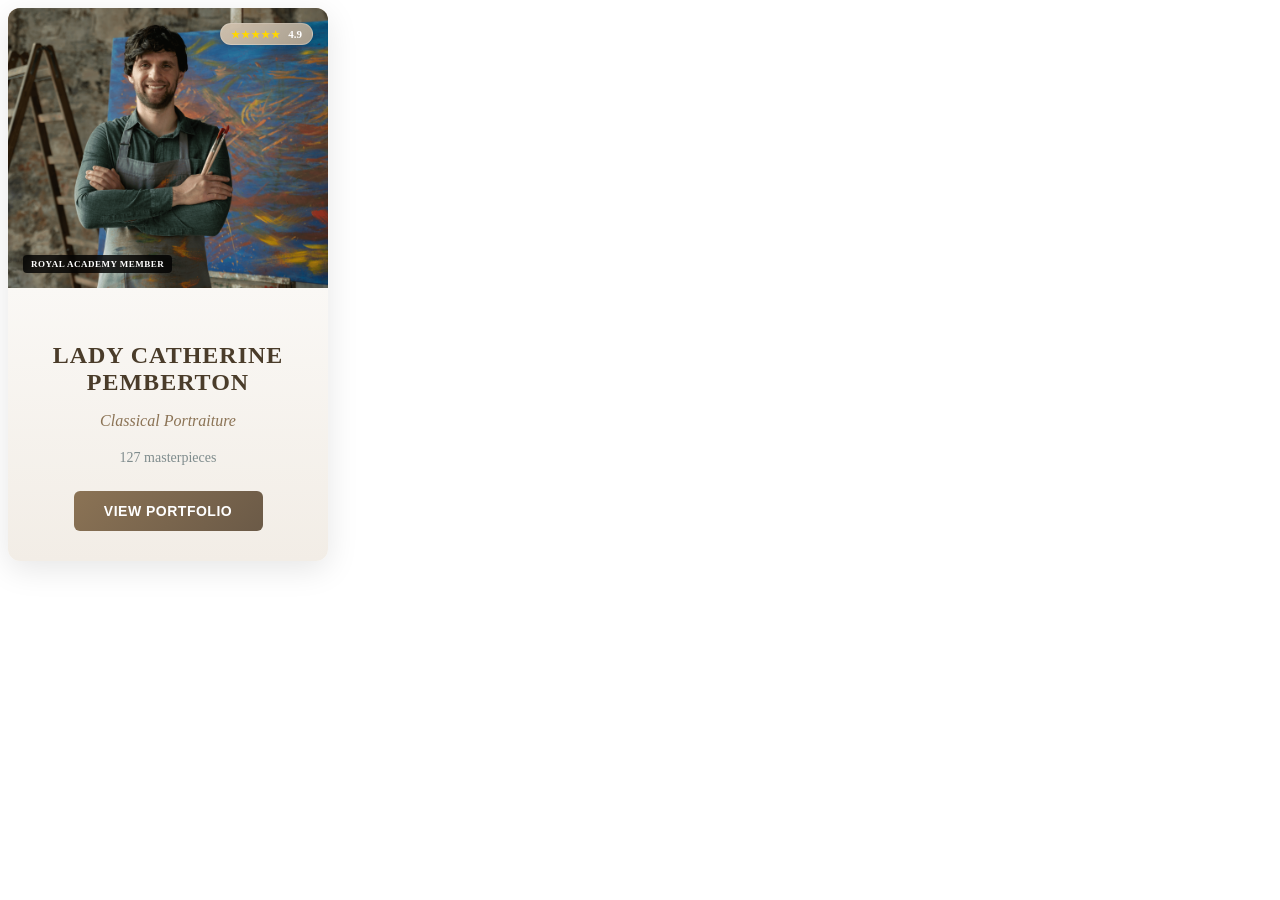
<file: components/Artist Card/index.html>
<!DOCTYPE html>
<html lang="en">
<head>
    <meta charset="UTF-8">
    <meta name="viewport" content="width=device-width, initial-scale=1.0">
    <title>Animated Profile Card</title>
    <link rel="stylesheet" href="./style.css">
</head>
<body>
    <div class="profile-card">
        <div class="profile-header">
            <img src="./image.png" alt="Artist Photo" class="profile-image">
            <div class="rating-badge">
                <div class="stars-container">
                    <span class="star">★</span>
                    <span class="star">★</span>
                    <span class="star">★</span>
                    <span class="star">★</span>
                    <span class="star">★</span>
                </div>
                <span class="rating-text">4.9</span>
            </div>
            <div class="academy-badge">
                Royal Academy Member
            </div>
        </div>
        
        <div class="profile-content">
            <h3 class="profile-name">Lady Catherine<br>Pemberton</h3>
            <p class="profile-specialty">Classical Portraiture</p>
            
            <div class="profile-stats">
                <span class="masterpieces-count">127 masterpieces</span>
            </div>
            
            <button class="view-portfolio-btn">View Portfolio</button>
        </div>
    </div>
</body>
</html>
</file>
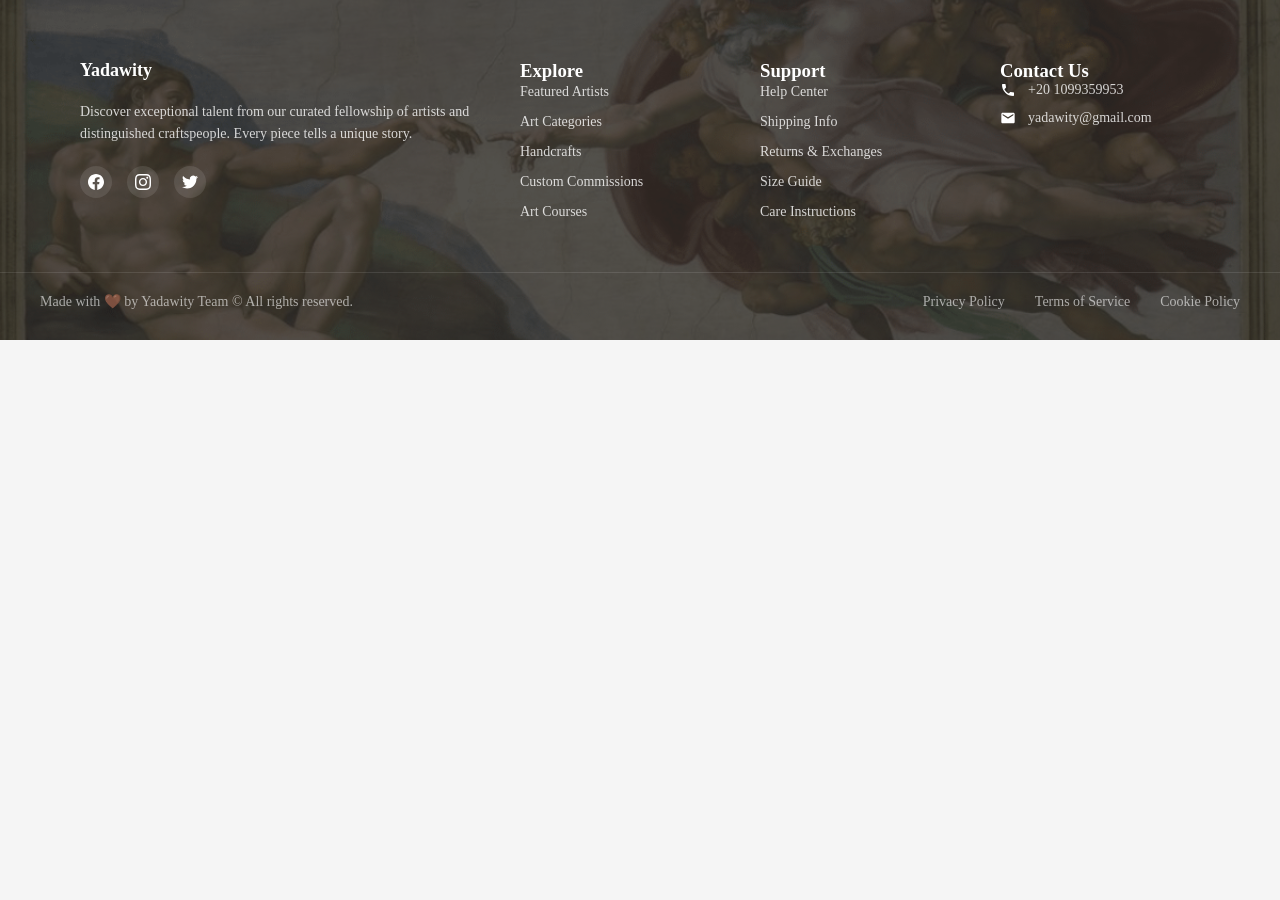
<file: components/Footer/index.html>
<!DOCTYPE html>
<html lang="en">
<head>
    <meta charset="UTF-8">
    <meta name="viewport" content="width=device-width, initial-scale=1.0">
    <title>Artisan Marketplace Footer</title>
    <style>
        * {
            margin: 0;
            padding: 0;
            box-sizing: border-box;
        }

        body {
            font-family: "Playfair Display", serif;
            background-color: #f5f5f5;
            margin: 0;
            padding: 0;
        }

        .footer {
            position: relative;
            background-image:url(../../image/fb0e872e-e7a1-4c35-9eff-5bca0ce50d34.png);
            background-size: cover;
            background-position: center;
            background-repeat: no-repeat;
            color: white;
            padding: 60px 0 30px;
            width: 100%;
        }

        .footer::before {
            content: '';
            position: absolute;
            top: 0;
            left: 0;
            right: 0;
            bottom: 0;
            background-color: rgba(40, 39, 39, 0.8);
            z-index: 1;
        }

        .footer-content,
        .footer-bottom {
            position: relative;
            z-index: 2;
        }

        .footer-content {
            display: grid;
            grid-template-columns: 2fr 1fr 1fr 1fr;
            gap: 40px;
            max-width: 1200px;
            margin: 0 auto;
            padding: 0 40px;
        }

        .footer-section h2{
            font-size: 18px;
            font-weight: 600;
            margin-bottom: 20px;
            color: white;
        }

        .footer-section p {
            font-size: 14px;
            line-height: 1.6;
            color: rgba(255, 255, 255, 0.8);
            margin-bottom: 20px;
        }

        .footer-section ul {
            list-style: none;
        }

        .footer-section ul li {
            margin-bottom: 12px;
        }

        .footer-section ul li a {
            color: rgba(255, 255, 255, 0.8);
            text-decoration: none;
            font-size: 14px;
            transition: color 0.3s ease;
        }

        .footer-section ul li a:hover {
            color: white;
        }

        .social-links {
            display: flex;
            gap: 15px;
            margin-top: 10px;
        }

        .social-links a {
            width: 32px;
            height: 32px;
            background: rgba(255, 255, 255, 0.1);
            border-radius: 50%;
            display: flex;
            align-items: center;
            justify-content: center;
            color: white;
            text-decoration: none;
            font-size: 16px;
            transition: background 0.3s ease;
            position: relative;
        }

        .social-links a svg {
            width: 16px;
            height: 16px;
            fill: currentColor;
        }

        .social-links a:hover {
            background: rgba(255, 255, 255, 0.2);
        }

        .contact-info {
            display: flex;
            flex-direction: column;
            gap: 12px;
        }

        .contact-item {
            display: flex;
            align-items: center;
            gap: 12px;
            font-size: 14px;
            color: rgba(255, 255, 255, 0.8);
        }

        .contact-icon {
            width: 16px;
            height: 16px;
            color: white;
            display: flex;
            align-items: center;
            justify-content: center;
        }

        .contact-icon svg {
            width: 16px;
            height: 16px;
            fill: currentColor;
        }

        .footer-bottom {
            border-top: 1px solid rgba(255, 255, 255, 0.1);
            margin-top: 40px;
            padding-top: 20px;
            display: flex;
            justify-content: space-between;
            align-items: center;
            flex-wrap: wrap;
            gap: 20px;
            padding-left: 40px;
            padding-right: 40px;
        }

        .footer-bottom p {
            font-size: 14px;
            color: rgba(255, 255, 255, 0.6);
        }

        .footer-links {
            display: flex;
            gap: 30px;
        }

        .footer-links a {
            color: rgba(255, 255, 255, 0.6);
            text-decoration: none;
            font-size: 14px;
            transition: color 0.3s ease;
        }

        .footer-links a:hover {
            color: white;
        }

        @media (max-width: 768px) {
            .footer-content {
                grid-template-columns: 1fr;
                gap: 30px;
                padding: 0 20px;
            }

            .footer-bottom {
                flex-direction: column;
                text-align: center;
                padding-left: 20px;
                padding-right: 20px;
            }

            .footer-links {
                flex-direction: column;
                gap: 15px;
            }
        }
    </style>
</head>
<body>
    <footer class="footer">
        <div class="footer-content">
            <div class="footer-section">
                <h2>Yadawity</h2>
                <p>Discover exceptional talent from our curated fellowship of  artists and distinguished craftspeople. Every piece tells a unique story.</p>
                <div class="social-links">
                    <a href="#" aria-label="Facebook">
                        <svg viewBox="0 0 24 24">
                            <path d="M24 12.073c0-6.627-5.373-12-12-12s-12 5.373-12 12c0 5.99 4.388 10.954 10.125 11.854v-8.385H7.078v-3.47h3.047V9.43c0-3.007 1.792-4.669 4.533-4.669 1.312 0 2.686.235 2.686.235v2.953H15.83c-1.491 0-1.956.925-1.956 1.874v2.25h3.328l-.532 3.47h-2.796v8.385C19.612 23.027 24 18.062 24 12.073z"/>
                        </svg>
                    </a>
                    <a href="#" aria-label="Instagram">
                        <svg viewBox="0 0 24 24">
                            <path d="M12 2.163c3.204 0 3.584.012 4.85.07 3.252.148 4.771 1.691 4.919 4.919.058 1.265.069 1.645.069 4.849 0 3.205-.012 3.584-.069 4.849-.149 3.225-1.664 4.771-4.919 4.919-1.266.058-1.644.07-4.85.07-3.204 0-3.584-.012-4.849-.07-3.26-.149-4.771-1.699-4.919-4.92-.058-1.265-.07-1.644-.07-4.849 0-3.204.013-3.583.07-4.849.149-3.227 1.664-4.771 4.919-4.919 1.266-.057 1.645-.069 4.849-.069zm0-2.163c-3.259 0-3.667.014-4.947.072-4.358.2-6.78 2.618-6.98 6.98-.059 1.281-.073 1.689-.073 4.948 0 3.259.014 3.668.072 4.948.2 4.358 2.618 6.78 6.98 6.98 1.281.058 1.689.072 4.948.072 3.259 0 3.668-.014 4.948-.072 4.354-.2 6.782-2.618 6.979-6.98.059-1.28.073-1.689.073-4.948 0-3.259-.014-3.667-.072-4.947-.196-4.354-2.617-6.78-6.979-6.98-1.281-.059-1.69-.073-4.949-.073zm0 5.838c-3.403 0-6.162 2.759-6.162 6.162s2.759 6.163 6.162 6.163 6.162-2.759 6.162-6.163c0-3.403-2.759-6.162-6.162-6.162zm0 10.162c-2.209 0-4-1.79-4-4 0-2.209 1.791-4 4-4s4 1.791 4 4c0 2.21-1.791 4-4 4zm6.406-11.845c-.796 0-1.441.645-1.441 1.44s.645 1.44 1.441 1.44c.795 0 1.439-.645 1.439-1.44s-.644-1.44-1.439-1.44z"/>
                        </svg>
                    </a>
                    <a href="#" aria-label="Twitter">
                        <svg viewBox="0 0 24 24">
                            <path d="M23.953 4.57a10 10 0 01-2.825.775 4.958 4.958 0 002.163-2.723c-.951.555-2.005.959-3.127 1.184a4.92 4.92 0 00-8.384 4.482C7.69 8.095 4.067 6.13 1.64 3.162a4.822 4.822 0 00-.666 2.475c0 1.71.87 3.213 2.188 4.096a4.904 4.904 0 01-2.228-.616v.06a4.923 4.923 0 003.946 4.827 4.996 4.996 0 01-2.212.085 4.936 4.936 0 004.604 3.417 9.867 9.867 0 01-6.102 2.105c-.39 0-.779-.023-1.17-.067a13.995 13.995 0 007.557 2.209c9.053 0 13.998-7.496 13.998-13.985 0-.21 0-.42-.015-.63A9.935 9.935 0 0024 4.59z"/>
                        </svg>
                    </a>
                </div>
            </div>

            <div class="footer-section">
                <h3>Explore</h3>
                <ul>
                    <li><a href="#">Featured Artists</a></li>
                    <li><a href="#">Art Categories</a></li>
                    <li><a href="#">Handcrafts</a></li>
                    <li><a href="#">Custom Commissions</a></li>
                    <li><a href="#">Art Courses</a></li>
                </ul>
            </div>

            <div class="footer-section">
                <h3>Support</h3>
                <ul>
                    <li><a href="#">Help Center</a></li>
                    <li><a href="#">Shipping Info</a></li>
                    <li><a href="#">Returns & Exchanges</a></li>
                    <li><a href="#">Size Guide</a></li>
                    <li><a href="#">Care Instructions</a></li>
                </ul>
            </div>

            <div class="footer-section">
                <h3>Contact Us</h3>
                <div class="contact-info">
                    <div class="contact-item">
                        <span class="contact-icon">
                            <svg viewBox="0 0 24 24">
                                <path d="M6.62 10.79c1.44 2.83 3.76 5.14 6.59 6.59l2.2-2.2c.27-.27.67-.36 1.02-.24 1.12.37 2.33.57 3.57.57.55 0 1 .45 1 1V20c0 .55-.45 1-1 1-9.39 0-17-7.61-17-17 0-.55.45-1 1-1h3.5c.55 0 1 .45 1 1 0 1.25.2 2.45.57 3.57.11.35.03.74-.25 1.02l-2.2 2.2z"/>
                            </svg>
                        </span>
                        <span>+20 1099359953</span>
                    </div>
                    <div class="contact-item">
                        <span class="contact-icon">
                            <svg viewBox="0 0 24 24">
                                <path d="M20 4H4c-1.1 0-1.99.9-1.99 2L2 18c0 1.1.9 2 2 2h16c1.1 0 2-.9 2-2V6c0-1.1-.9-2-2-2zm0 4l-8 5-8-5V6l8 5 8-5v2z"/>
                            </svg>
                        </span>
                        <span>yadawity@gmail.com</span>
                    </div>
                </div>
            </div>
        </div>

        <div class="footer-bottom">
            <p>Made with 🤎 by Yadawity Team © All rights reserved.</p>
            <div class="footer-links">
                <a href="#">Privacy Policy</a>
                <a href="#">Terms of Service</a>
                <a href="#">Cookie Policy</a>
            </div>
        </div>
    </footer>
</body>
</html>
</file>
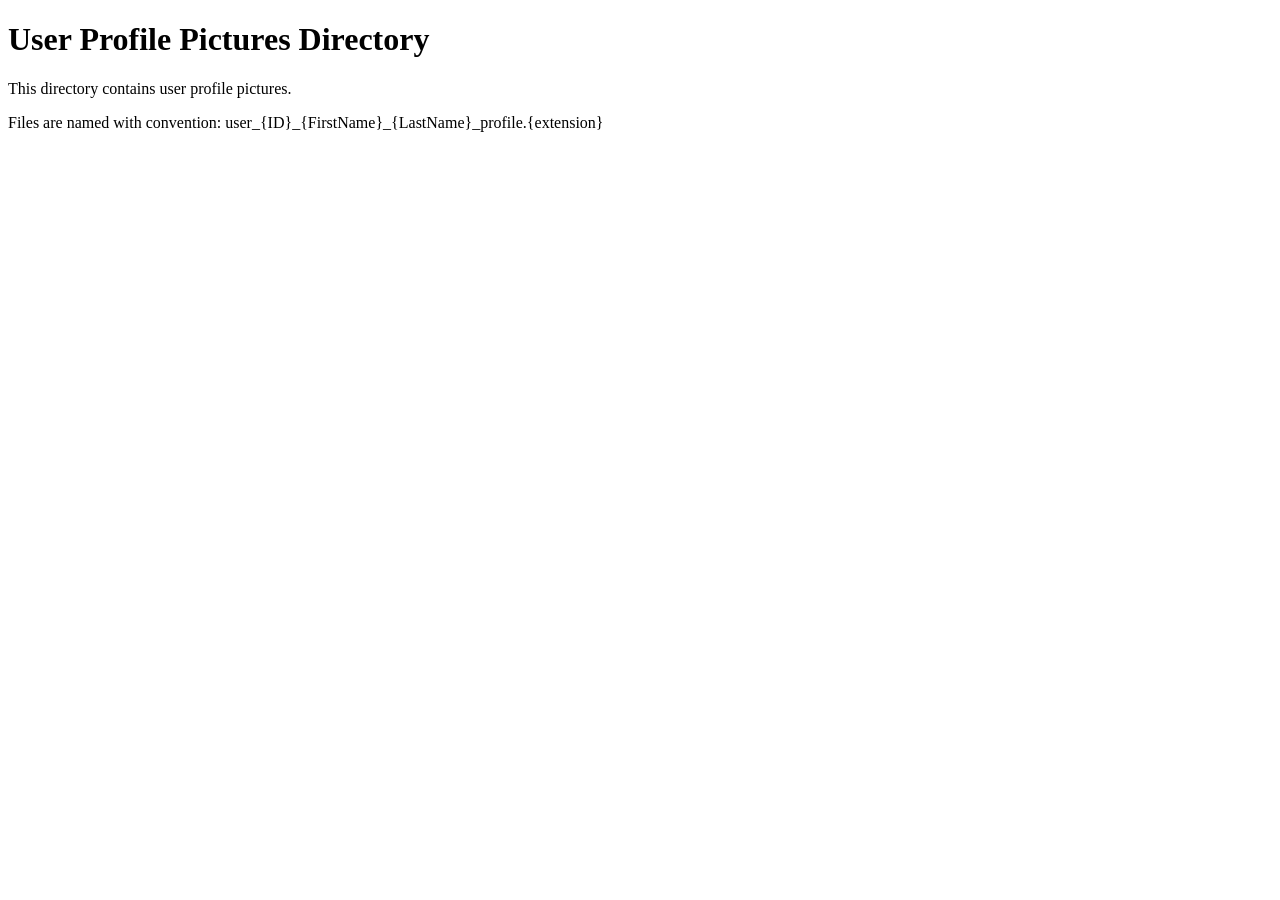
<file: uploads/user_profile_picture/index.html>
<!DOCTYPE html>
<html>
<head>
    <title>User Profile Pictures</title>
</head>
<body>
    <h1>User Profile Pictures Directory</h1>
    <p>This directory contains user profile pictures.</p>
    <p>Files are named with convention: user_{ID}_{FirstName}_{LastName}_profile.{extension}</p>
</body>
</html>
</file>
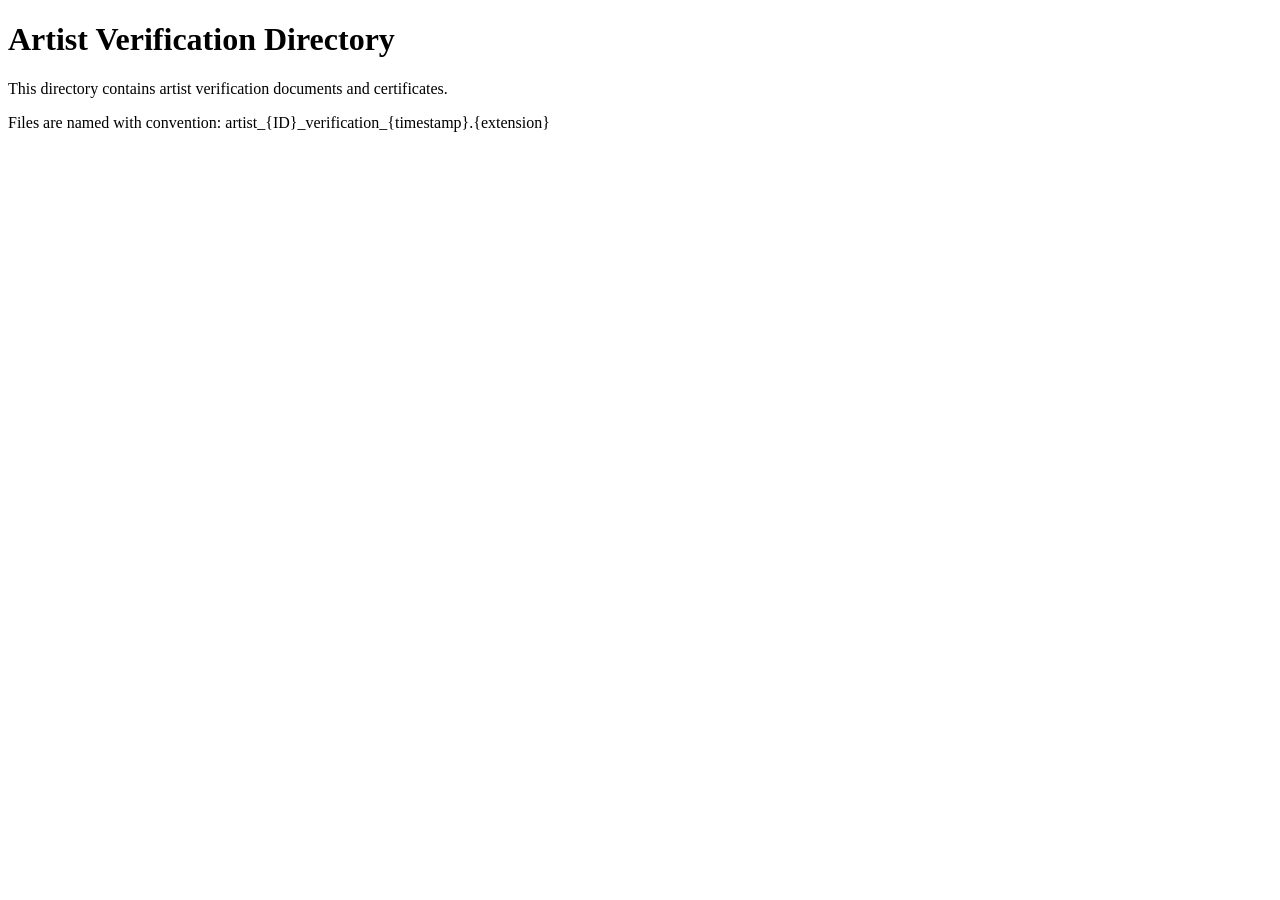
<file: uploads/verification/index.html>
<!DOCTYPE html>
<html>
<head>
    <title>Artist Verification Documents</title>
</head>
<body>
    <h1>Artist Verification Directory</h1>
    <p>This directory contains artist verification documents and certificates.</p>
    <p>Files are named with convention: artist_{ID}_verification_{timestamp}.{extension}</p>
</body>
</html>
</file>
<file: components/Artist Card/style.css>
.profile-card {
    background: #ffffff;
    border-radius: 12px;
    box-shadow: 0 8px 32px rgba(0, 0, 0, 0.1);
    overflow: hidden;
    width: 320px;
    position: relative;
    transition: transform 0.3s ease, box-shadow 0.3s ease;
    animation: slideUp 0.8s ease-out;
}

.profile-card:hover {
    transform: translateY(-5px);
    box-shadow: 0 12px 48px rgba(0, 0, 0, 0.15);
}

@keyframes slideUp {
    from {
        opacity: 0;
        transform: translateY(30px);
    }
    to {
        opacity: 1;
        transform: translateY(0);
    }
}

.profile-header {
    position: relative;
    height: 280px;
    background: linear-gradient(135deg, #d4c4b0 0%, #b8a690 100%);
    overflow: hidden;
}

.profile-image {
    width: 100%;
    height: 100%;
    object-fit: cover;
    object-position: center;
    transition: transform 0.3s ease;
}

.profile-card:hover .profile-image {
    transform: scale(1.05);
}

.rating-badge {
    position: absolute;
    top: 15px;
    right: 15px;
    background: linear-gradient(135deg, rgba(212, 196, 176, 0.95) 0%, rgba(184, 166, 144, 0.90) 100%);
    padding: 4px 10px;
    border-radius: 20px;
    display: flex;
    align-items: center;
    gap: 6px;
    font-size: 11px;
    font-weight: bold;
    color: white;
    animation: fadeInRight 1s ease-out 0.5s both;
    backdrop-filter: blur(10px);
    border: 1px solid rgba(255, 255, 255, 0.2);
    box-shadow: 0 2px 8px rgba(0, 0, 0, 0.1);
    transition: all 0.3s ease;
}

.rating-badge:hover {
    transform: scale(1.05);
    box-shadow: 0 3px 12px rgba(0, 0, 0, 0.15);
}

.stars-container {
    display: flex;
    gap: 1px;
    margin-right: 2px;
}

.star {
    color: #FFD700;
    font-size: 10px;
    animation: starGlow 2s infinite alternate;
    transition: all 0.3s ease;
}

.star:hover {
    transform: scale(1.1);
    filter: drop-shadow(0 0 2px #FFD700);
}

.star:nth-child(1) { animation-delay: 0s; }
.star:nth-child(2) { animation-delay: 0.1s; }
.star:nth-child(3) { animation-delay: 0.2s; }
.star:nth-child(4) { animation-delay: 0.3s; }
.star:nth-child(5) { animation-delay: 0.4s; }

@keyframes starGlow {
    0% { 
        text-shadow: 0 0 3px rgba(255, 215, 0, 0.3);
        transform: scale(1);
    }
    100% { 
        text-shadow: 0 0 5px rgba(255, 215, 0, 0.6);
        transform: scale(1.05);
    }
}

.rating-text {
    font-size: 11px;
    font-weight: 600;
    color: white;
}

.academy-badge {
    position: absolute;
    bottom: 15px;
    left: 15px;
    background: rgba(0, 0, 0, 0.8);
    color: white;
    padding: 4px 8px;
    border-radius: 4px;
    font-size: 9px;
    font-weight: bold;
    letter-spacing: 0.5px;
    text-transform: uppercase;
    animation: fadeInLeft 1s ease-out 0.3s both;
    backdrop-filter: blur(5px);
}

@keyframes fadeInLeft {
    from {
        opacity: 0;
        transform: translateX(-20px);
    }
    to {
        opacity: 1;
        transform: translateX(0);
    }
}

.profile-content {
    padding: 30px 25px;
    text-align: center;
    background: linear-gradient(180deg, #faf8f5 0%, #f2ede6 100%);
}

.profile-name {
    font-size: 24px;
    font-weight: bold;
    color: #4a3c2a;
    margin-bottom: 8px;
    text-transform: uppercase;
    letter-spacing: 1px;
    animation: fadeInUp 1s ease-out 0.6s both;
}

@keyframes fadeInUp {
    from {
        opacity: 0;
        transform: translateY(20px);
    }
    to {
        opacity: 1;
        transform: translateY(0);
    }
}

.profile-specialty {
    color: #8B7355;
    font-size: 16px;
    margin-bottom: 20px;
    font-style: italic;
    animation: fadeInUp 1s ease-out 0.8s both;
}

.profile-stats {
    display: flex;
    justify-content: center;
    align-items: center;
    margin-bottom: 25px;
    animation: fadeInUp 1s ease-out 1s both;
}

.masterpieces-count {
    color: #7f8c8d;
    font-size: 14px;
    position: relative;
}

.masterpieces-count::after {
    content: '';
    position: absolute;
    bottom: -2px;
    left: 0;
    width: 0;
    height: 2px;
    background: linear-gradient(90deg, #d4c4b0, #b8a690);
    transition: width 0.3s ease;
}

.profile-card:hover .masterpieces-count::after {
    width: 100%;
}

.view-portfolio-btn {
    background: linear-gradient(135deg, #8B7355 0%, #6b5a47 100%);
    color: white;
    border: none;
    padding: 12px 30px;
    border-radius: 6px;
    font-size: 14px;
    font-weight: bold;
    cursor: pointer;
    transition: all 0.3s ease;
    text-transform: uppercase;
    letter-spacing: 0.5px;
    position: relative;
    overflow: hidden;
    width: 70%;
    animation: fadeInUp 1s ease-out 1.2s both;
}

.view-portfolio-btn::before {
    content: '';
    position: absolute;
    top: 0;
    left: -100%;
    width: 100%;
    height: 100%;
    background: linear-gradient(90deg, transparent, rgba(255, 255, 255, 0.2), transparent);
    transition: left 0.5s ease;
}

.view-portfolio-btn:hover::before {
    left: 100%;
}

.view-portfolio-btn:hover {
    transform: translateY(-2px);
    box-shadow: 0 6px 20px rgba(139, 115, 85, 0.4);
}

.view-portfolio-btn:active {
    transform: translateY(0);
}
</file>
